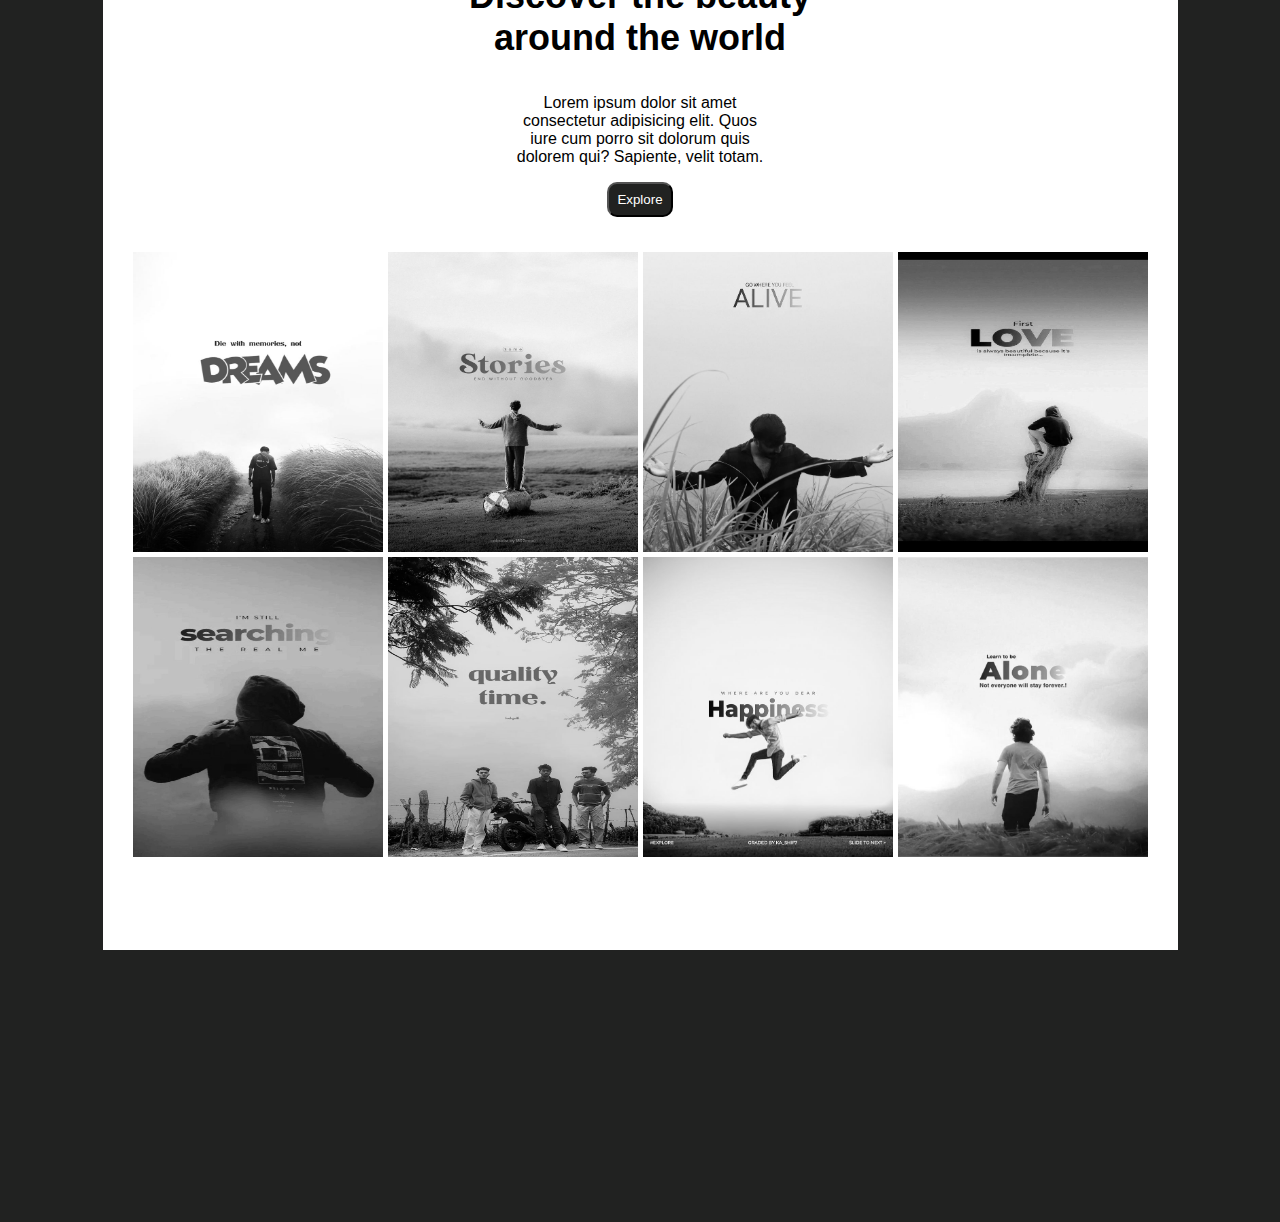
<file: Project_One/index.html>
<!DOCTYPE html>
<html lang="en">
<head>
    <meta charset="UTF-8">
    <meta name="viewport" content="width=device-width, initial-scale=1.0">
    <title>Project One</title>
    <link rel="stylesheet" href="./style.css">
</head>
<body>
    <div class="main">
        <div class="heading">
            <h1>Discover the beauty around the world</h1>
        </div>

        <p class="text">Lorem ipsum dolor sit amet consectetur adipisicing elit. Quos iure cum porro sit dolorum quis dolorem qui? Sapiente, velit totam.</p>

        <button class="button">Explore</button>
        
        <section class="images">
            <img src="/Project_One/assets/🤍.jpg" alt="">
            <img src="/Project_One/assets/download (3).jpg" alt="Image can't Upload">
            <img src="/Project_One/assets/GO WHERE YOU FEEL ALIVE.jpg" alt="Image can't Upload">
            <img src="/Project_One/assets/4b44f4ef-08f8-4ff2-bc19-da02e5f0d371.jpg" alt="Image can't Upload">
            <img src="/Project_One/assets/9eb6f884-cd0f-4e02-be00-2061eb1c409c.jpg" alt="Image can't Upload">
            <img src="/Project_One/assets/BONDS AND VIBES MATTERS MORE THAN PICTURES.jpg" alt="Image can't Upload">
            <img src="/Project_One/assets/Am Waiting for you.jpg" alt="Image can't Upload">
            <img src="/Project_One/assets/Will stay forever 😔.jpg" alt="">
        </section>
    </div>
    
</body>
</html>
</file>
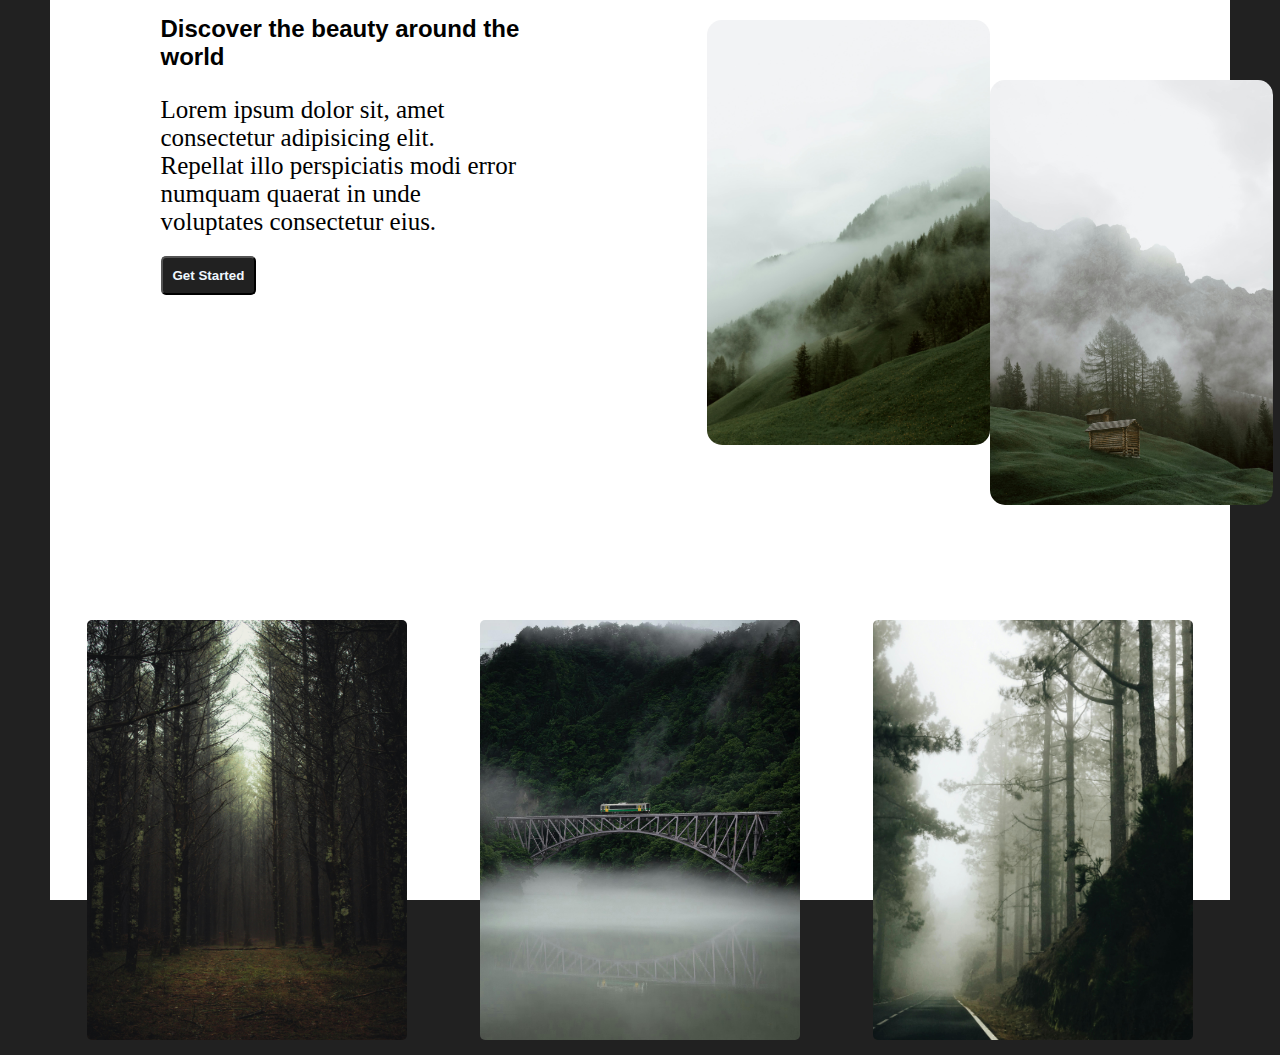
<file: Project_Two/index.html>
<!DOCTYPE html>
<html lang="en">
<head>
    <meta charset="UTF-8">
    <meta name="viewport" content="width=device-width, initial-scale=1.0">
    <title>Project Two</title>
    <link rel="stylesheet" href="./style.css">
</head>
<body>
    <div class="main">
        
        <div class="header">
            <div class="left">
                <h2>Discover the beauty around the world</h2>
                <p>Lorem ipsum dolor sit, amet consectetur adipisicing elit. Repellat illo perspiciatis modi error numquam quaerat in unde voluptates consectetur eius.</p>
                <input class="button" type="button" value="Get Started">
            </div>
            <div class="right">
                <img src="/Project_Two/assets/One.jpg" alt="">
                <img src="/Project_Two/assets/Two.jpg" alt="">
            </div>
        </div>
        
        <div class="footer">
            <img src="/Project_Two/assets/Three.jpg" alt="">
            <img src="/Project_Two/assets/Four.jpg" alt="">
            <img src="/Project_Two/assets/Five.jpg" alt="">
        </div>
    </div>
</body>
</html>
</file>
<file: Project_One/style.css>
*{
    padding: 0;
    margin: 0;
    box-sizing: border-box;
    font-family: Arial, Helvetica, sans-serif;

}

body{
    background-color: #212221;
    display: flex;
    justify-content: center;
    align-items: center;
    height: 100vh;
}
.main{
    background: #ffffff;
    height: 1000px;
    margin: 0 150px;
    display: flex;
    align-items: center;
    flex-direction: column;
}

.heading{
    font-size: large;
    /* width: 352px; */
    width: 457px;
    text-align: center;
    margin: 25px auto;
}

.text{
    width: 25%;
    text-align: center;
    padding: 10px;
    margin-bottom: 6px;
    margin-top: 0px;
}

.button{
    background-color: #212221;
    color: #ffffff;
    padding: 8px;
    border-radius: 10px;
    font-weight: 100;
    transition-duration: 0.8s;
}
.button:hover{
    background-color: #067ccbb5;
}

.images{
    margin-top: 20px;
    width: 100%;
    height: 100%;
    display: grid;
    grid-template-columns: 1fr 1fr 1fr 1fr;
    grid-template-rows: 1fr 1fr 1fr 1fr;
    gap: 5px;
    padding: 30px;
    margin-top: 5px;
}
img{
    height: 300px;
     width: 250px;
     filter: grayscale(100%);
    /* transition-timing-function: ease-in; */
    transition-duration: 0.8s;
}
section img:hover{
    border: 2px solid rgba(96, 207, 229, 0.9);
   filter: grayscale(0%);
}
</file>
<file: Project_Two/style.css>
*{
    margin: 0;
    padding: 0;
    box-sizing: border-box;
}

body{
    background-color: #212121;
}
.main{
    background-color: #fff;
    margin: 0 50px;
    height: 100vh;
}
.header{
    display: flex;
    justify-content: space-around;
    height: 500px;
    /* padding: 20px 20px; */
}
.left{
   width: 390px;
   padding: 0 15px;
   margin: 15px 20px;
}
.header h2{
    font-family: 'Segoe UI', Tahoma, Geneva, Verdana, sans-serif;
    padding-bottom: 15px;
}
.header p{
    font-size: 25px;
    text-align: left;
    margin-top: 10px;
}

.button{
    margin-top: 20px;
    background-color: #212121;
    color: aliceblue;
    padding: 10px;
    border-radius: 5px;
    font-weight: bolder;
}
.button:hover{
    background-color: #212121db;
}
.header img{
    height: 425px;
    width: 300px;
    border-radius: 15px;

}

.right{
    width: 28rem;
    height: 100%;
    display: flex;
    justify-content: space-around;
    margin-top: 20px;
}
.right :nth-child(2){
    margin-top: 60px;
}

.footer{
    margin-top: 30px;
    height: 525px;
    display: flex;
    justify-content: space-around;
    align-items: end;
}

.footer img{
    height: 450px;
    width: 350px;
    border-radius: 20px;
    padding: 15px;
}
</file>
